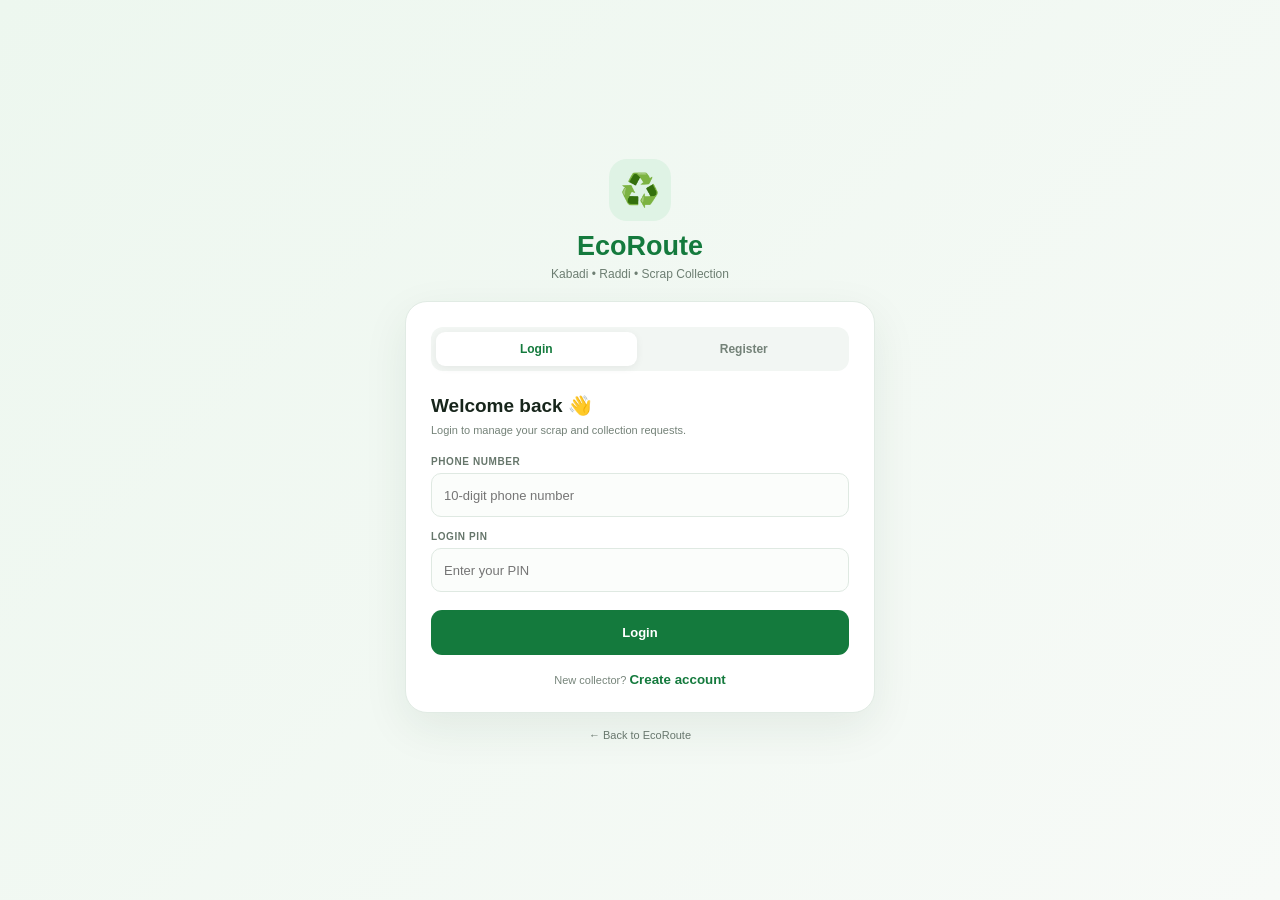
<file: kabadiwala-login.html>
<!DOCTYPE html>
<html lang="en">
<head>

    <meta charset="UTF-8">

    <meta name="viewport"
          content="width=device-width, initial-scale=1.0">

    <title>EcoRoute — Kabadi & Scrap Login</title>

    <style>

        * {
            box-sizing: border-box;
            margin: 0;
            padding: 0;
        }

        body {

            min-height: 100vh;

            font-family:
                Arial,
                Helvetica,
                sans-serif;

            background:
                linear-gradient(
                    135deg,
                    #edf7ef,
                    #f7faf7
                );

            display: flex;

            align-items: center;

            justify-content: center;

            padding: 20px;

            color: #17251b;

        }

        .container {

            width: 100%;

            max-width: 470px;

        }

        .brand {

            text-align: center;

            margin-bottom: 20px;

        }

        .brand-icon {

            width: 62px;

            height: 62px;

            margin: 0 auto 10px;

            border-radius: 18px;

            background: #dff3e5;

            display: flex;

            align-items: center;

            justify-content: center;

            font-size: 32px;

        }

        .brand h1 {

            font-size: 27px;

            color: #147a3d;

            margin-bottom: 5px;

        }

        .brand p {

            font-size: 12px;

            color: #6d7e72;

        }

        .card {

            background: white;

            border: 1px solid #e1ebe4;

            border-radius: 22px;

            padding: 25px;

            box-shadow:
                0 15px 45px
                rgba(25,70,40,.08);

        }

        .tabs {

            display: grid;

            grid-template-columns: 1fr 1fr;

            gap: 7px;

            background: #f2f6f3;

            padding: 5px;

            border-radius: 12px;

            margin-bottom: 23px;

        }

        .tab {

            border: none;

            background: transparent;

            padding: 10px;

            border-radius: 9px;

            font-size: 12px;

            font-weight: 700;

            cursor: pointer;

            color: #748278;

        }

        .tab.active {

            background: white;

            color: #147a3d;

            box-shadow:
                0 2px 8px
                rgba(0,0,0,.06);

        }

        .form-title {

            font-size: 19px;

            margin-bottom: 5px;

        }

        .form-sub {

            font-size: 11px;

            color: #748278;

            margin-bottom: 18px;

            line-height: 1.5;

        }

        .field {

            margin-bottom: 14px;

        }

        label {

            display: block;

            font-size: 10px;

            font-weight: 700;

            color: #66766b;

            text-transform: uppercase;

            letter-spacing: .6px;

            margin-bottom: 6px;

        }

        input,
        select {

            width: 100%;

            height: 44px;

            border: 1px solid #dfe9e2;

            border-radius: 10px;

            padding: 0 12px;

            outline: none;

            font-size: 13px;

            color: #1c2c21;

            background: #fbfdfb;

        }

        input:focus,
        select:focus {

            border-color: #1b8245;

            box-shadow:
                0 0 0 3px
                rgba(27,130,69,.08);

        }

        .role-grid {

            display: grid;

            grid-template-columns:
                repeat(3, 1fr);

            gap: 8px;

        }

        .role-option {

            border: 1px solid #dfe9e2;

            border-radius: 11px;

            padding: 11px 7px;

            text-align: center;

            cursor: pointer;

            background: #fbfdfb;

            transition: .15s;

        }

        .role-option:hover {

            border-color: #a8cfb5;

        }

        .role-option.selected {

            border-color: #1b8245;

            background: #eaf7ee;

        }

        .role-option .emoji {

            font-size: 22px;

            margin-bottom: 5px;

        }

        .role-option .name {

            font-size: 9px;

            line-height: 1.3;

            font-weight: 700;

            color: #536359;

        }

        .role-option.selected .name {

            color: #147a3d;

        }

        .btn {

            width: 100%;

            height: 45px;

            border: none;

            border-radius: 11px;

            background: #147a3d;

            color: white;

            font-size: 13px;

            font-weight: 700;

            cursor: pointer;

            margin-top: 4px;

        }

        .btn:hover {

            background: #0f6933;

        }

        .btn:disabled {

            opacity: .55;

            cursor: not-allowed;

        }

        .switch-text {

            text-align: center;

            font-size: 11px;

            color: #77857b;

            margin-top: 17px;

        }

        .switch-text button {

            border: none;

            background: transparent;

            color: #147a3d;

            font-weight: 700;

            cursor: pointer;

        }

        .notice {

            padding: 11px 12px;

            border-radius: 10px;

            margin-bottom: 14px;

            font-size: 11px;

            line-height: 1.5;

            display: none;

        }

        .notice.show {

            display: block;

        }

        .notice.error {

            background: #fff0f0;

            color: #c62828;

            border: 1px solid #ffd5d5;

        }

        .notice.success {

            background: #edf9f1;

            color: #17723b;

            border: 1px solid #cfead8;

        }

        .notice.warning {

            background: #fff8e9;

            color: #9a6500;

            border: 1px solid #f5dfaa;

        }

        .hidden {

            display: none !important;

        }

        .back-link {

            display: block;

            text-align: center;

            margin-top: 16px;

            font-size: 11px;

            color: #68776d;

            text-decoration: none;

        }

        .back-link:hover {

            color: #147a3d;

        }

        @media(max-width:430px) {

            .card {

                padding: 19px;

            }

            .role-grid {

                grid-template-columns: 1fr;

            }

        }

    </style>

</head>


<body>

<div class="container">

    <div class="brand">

        <div class="brand-icon">
            ♻️
        </div>

        <h1>
            EcoRoute
        </h1>

        <p>
            Kabadi • Raddi • Scrap Collection
        </p>

    </div>


    <div class="card">

        <div class="tabs">

            <button
                class="tab active"
                id="loginTab"
                onclick="showLogin()">

                Login

            </button>

            <button
                class="tab"
                id="registerTab"
                onclick="showRegister()">

                Register

            </button>

        </div>


        <div
            id="notice"
            class="notice">
        </div>


        <!-- =================================================
             LOGIN
        ================================================== -->

        <div id="loginForm">

            <h2 class="form-title">
                Welcome back 👋
            </h2>

            <p class="form-sub">
                Login to manage your scrap and collection requests.
            </p>


            <div class="field">

                <label>
                    Phone Number
                </label>

                <input
                    type="tel"
                    id="loginPhone"
                    maxlength="10"
                    placeholder="10-digit phone number">

            </div>


            <div class="field">

                <label>
                    Login PIN
                </label>

                <input
                    type="password"
                    id="loginPin"
                    maxlength="6"
                    placeholder="Enter your PIN">

            </div>


            <button
                class="btn"
                id="loginBtn"
                onclick="loginKabadiwala()">

                Login

            </button>


            <div class="switch-text">

                New collector?

                <button onclick="showRegister()">
                    Create account
                </button>

            </div>

        </div>


        <!-- =================================================
             REGISTER
        ================================================== -->

        <div
            id="registerForm"
            class="hidden">

            <h2 class="form-title">
                Join EcoRoute ♻️
            </h2>

            <p class="form-sub">
                Register as a Kabadiwala, Raddi Wala, Scrap Dealer or E-Waste Collector.
                Your account will be verified by the admin.
            </p>


            <!-- ROLE -->

            <div class="field">

                <label>
                    Collection Type
                </label>

                <div class="role-grid">

                    <div
                        class="role-option selected"
                        data-role="kabadiwala"
                        onclick="selectRole(this)">

                        <div class="emoji">
                            🛒
                        </div>

                        <div class="name">
                            Kabadiwala /
                            Raddi Wala
                        </div>

                    </div>


                    <div
                        class="role-option"
                        data-role="scrap"
                        onclick="selectRole(this)">

                        <div class="emoji">
                            ♻️
                        </div>

                        <div class="name">
                            Scrap
                            Dealer
                        </div>

                    </div>


                    <div
                        class="role-option"
                        data-role="ewaste"
                        onclick="selectRole(this)">

                        <div class="emoji">
                            🔋
                        </div>

                        <div class="name">
                            E-Waste
                            Collector
                        </div>

                    </div>

                </div>

            </div>


            <div class="field">

                <label>
                    Full Name
                </label>

                <input
                    type="text"
                    id="regName"
                    placeholder="Enter full name">

            </div>


            <div class="field">

                <label>
                    Phone Number
                </label>

                <input
                    type="tel"
                    id="regPhone"
                    maxlength="10"
                    placeholder="10-digit phone number">

            </div>


            <div class="field">

                <label>
                    Area / City
                </label>

                <input
                    type="text"
                    id="regArea"
                    placeholder="e.g. Pathankot">

            </div>


            <div class="field">

                <label>
                    ID Type
                </label>

                <select id="regIdType">

                    <option value="">
                        Select ID type
                    </option>

                    <option value="Aadhaar">
                        Aadhaar
                    </option>

                    <option value="Driving License">
                        Driving License
                    </option>

                    <option value="PAN">
                        PAN Card
                    </option>

                    <option value="Voter ID">
                        Voter ID
                    </option>

                    <option value="Business ID">
                        Business ID
                    </option>

                </select>

            </div>


            <div class="field">

                <label>
                    Experience
                </label>

                <input
                    type="number"
                    id="regExperience"
                    min="0"
                    max="60"
                    placeholder="Years of experience">

            </div>


            <div class="field">

                <label>
                    Create Login PIN
                </label>

                <input
                    type="password"
                    id="regPin"
                    maxlength="6"
                    placeholder="4–6 digit PIN">

            </div>


            <div class="field">

                <label>
                    Confirm PIN
                </label>

                <input
                    type="password"
                    id="regPinConfirm"
                    maxlength="6"
                    placeholder="Re-enter PIN">

            </div>


            <button
                class="btn"
                id="registerBtn"
                onclick="registerKabadiwala()">

                Register

            </button>


            <div class="switch-text">

                Already registered?

                <button onclick="showLogin()">
                    Login
                </button>

            </div>

        </div>

    </div>


    <a
        href="index.html"
        class="back-link">

        ← Back to EcoRoute

    </a>

</div>


<script>

/* ============================================================
   FIREBASE
============================================================ */

const FIREBASE_DB_URL =
    "https://ecoroute-a871a-default-rtdb.firebaseio.com";


/* ============================================================
   CURRENT ROLE
============================================================ */

let selectedRole =
    "kabadiwala";


/* ============================================================
   PAGE SWITCH
============================================================ */

function showLogin() {

    document
        .getElementById("loginForm")
        .classList
        .remove("hidden");

    document
        .getElementById("registerForm")
        .classList
        .add("hidden");


    document
        .getElementById("loginTab")
        .classList
        .add("active");

    document
        .getElementById("registerTab")
        .classList
        .remove("active");


    clearNotice();

}


function showRegister() {

    document
        .getElementById("loginForm")
        .classList
        .add("hidden");

    document
        .getElementById("registerForm")
        .classList
        .remove("hidden");


    document
        .getElementById("loginTab")
        .classList
        .remove("active");

    document
        .getElementById("registerTab")
        .classList
        .add("active");


    clearNotice();

}


/* ============================================================
   ROLE SELECT
============================================================ */

function selectRole(element) {

    document
        .querySelectorAll(".role-option")
        .forEach(function (item) {

            item.classList.remove(
                "selected"
            );

        });


    element.classList.add(
        "selected"
    );


    selectedRole =
        element.dataset.role;

}


/* ============================================================
   NOTICE
============================================================ */

function showNotice(
    message,
    type
) {

    const notice =
        document.getElementById(
            "notice"
        );


    notice.textContent =
        message;


    notice.className =
        "notice show " +
        (type || "error");

}


function clearNotice() {

    const notice =
        document.getElementById(
            "notice"
        );


    notice.textContent =
        "";


    notice.className =
        "notice";

}


/* ============================================================
   FIREBASE GET
============================================================ */

async function firebaseGet(path) {

    const response =
        await fetch(
            FIREBASE_DB_URL +
            "/" +
            path +
            ".json"
        );


    if (!response.ok) {

        throw new Error(
            "Firebase connection failed"
        );

    }


    return await response.json();

}


/* ============================================================
   FIREBASE PUT
============================================================ */

async function firebasePut(
    path,
    data
) {

    const response =
        await fetch(
            FIREBASE_DB_URL +
            "/" +
            path +
            ".json",
            {

                method: "PUT",

                headers: {

                    "Content-Type":
                        "application/json"

                },

                body:
                    JSON.stringify(data)

            }
        );


    if (!response.ok) {

        throw new Error(
            "Firebase write failed"
        );

    }


    return await response.json();

}


/* ============================================================
   GENERATE ID
============================================================ */

function generateId() {

    return (
        "KBW-" +
        Date.now() +
        "-" +
        Math.random()
            .toString(36)
            .substring(2, 7)
            .toUpperCase()
    );

}


/* ============================================================
   ROLE LABEL
============================================================ */

function getRoleLabel(role) {

    if (role === "scrap") {

        return "Scrap Dealer";

    }


    if (role === "ewaste") {

        return "E-Waste Collector";

    }


    return "Kabadiwala / Raddi Wala";

}


/* ============================================================
   REGISTER
============================================================ */

async function registerKabadiwala() {

    clearNotice();


    const name =
        document
            .getElementById("regName")
            .value
            .trim();


    const phone =
        document
            .getElementById("regPhone")
            .value
            .trim();


    const area =
        document
            .getElementById("regArea")
            .value
            .trim();


    const idType =
        document
            .getElementById("regIdType")
            .value;


    const experience =
        document
            .getElementById("regExperience")
            .value;


    const pin =
        document
            .getElementById("regPin")
            .value
            .trim();


    const pinConfirm =
        document
            .getElementById("regPinConfirm")
            .value
            .trim();


    /* VALIDATION */

    if (
        !name ||
        !phone ||
        !area ||
        !idType ||
        !pin
    ) {

        showNotice(
            "Please fill all required fields.",
            "error"
        );

        return;

    }


    if (
        !/^\d{10}$/.test(phone)
    ) {

        showNotice(
            "Enter a valid 10-digit phone number.",
            "error"
        );

        return;

    }


    if (
        !/^\d{4,6}$/.test(pin)
    ) {

        showNotice(
            "PIN must contain 4 to 6 digits.",
            "error"
        );

        return;

    }


    if (
        pin !== pinConfirm
    ) {

        showNotice(
            "PIN and confirm PIN do not match.",
            "error"
        );

        return;

    }


    const button =
        document.getElementById(
            "registerBtn"
        );


    button.disabled = true;

    button.textContent =
        "Registering...";


    try {

        const existing =
            await firebaseGet(
                "kabadiwalas"
            );


        const records =
            existing || {};


        const duplicate =
            Object.values(records)
                .find(function (item) {

                    return (
                        item &&
                        String(
                            item.phone || ""
                        ) === phone
                    );

                });


        if (duplicate) {

            showNotice(
                "This phone number is already registered. Please login.",
                "warning"
            );

            button.disabled = false;

            button.textContent =
                "Register";

            return;

        }


        const id =
            generateId();


        /*
         * IMPORTANT:
         *
         * These existing fields are preserved
         * because admin already reads them.
         */

        const payload = {

            name:
                name,

            phone:
                phone,

            area:
                area,

            idType:
                idType,

            experienceYears:
                Number(
                    experience || 0
                ),

            status:
                "pending",

            registeredAt:
                new Date()
                    .toISOString(),


            /*
             * NEW FIELDS
             */

            collectorType:
                selectedRole,

            collectorTypeLabel:
                getRoleLabel(
                    selectedRole
                ),

            loginPin:
                pin,

            active:
                true

        };


        await firebasePut(
            "kabadiwalas/" + id,
            payload
        );


        /*
         * Save temporary registration
         */

        sessionStorage.setItem(
            "eco_kabadi_pending_id",
            id
        );


        showNotice(
            "Registration successful. Wait for admin verification before login.",
            "success"
        );


        document
            .getElementById("regName")
            .value = "";


        document
            .getElementById("regPhone")
            .value = "";


        document
            .getElementById("regArea")
            .value = "";


        document
            .getElementById("regExperience")
            .value = "";


        document
            .getElementById("regPin")
            .value = "";


        document
            .getElementById("regPinConfirm")
            .value = "";


        setTimeout(
            showLogin,
            1600
        );


    } catch (error) {

        console.error(
            error
        );


        showNotice(
            "Could not register. Check Firebase connection.",
            "error"
        );

    }


    button.disabled = false;

    button.textContent =
        "Register";

}


/* ============================================================
   LOGIN
============================================================ */

async function loginKabadiwala() {

    clearNotice();


    const phone =
        document
            .getElementById("loginPhone")
            .value
            .trim();


    const pin =
        document
            .getElementById("loginPin")
            .value
            .trim();


    if (
        !/^\d{10}$/.test(phone)
    ) {

        showNotice(
            "Enter a valid 10-digit phone number.",
            "error"
        );

        return;

    }


    if (
        !pin
    ) {

        showNotice(
            "Enter your login PIN.",
            "error"
        );

        return;

    }


    const button =
        document.getElementById(
            "loginBtn"
        );


    button.disabled = true;

    button.textContent =
        "Checking...";


    try {

        const data =
            await firebaseGet(
                "kabadiwalas"
            );


        const records =
            data || {};


        const match =
            Object.entries(records)
                .map(
                    ([id, value]) => ({
                        id,
                        ...value
                    })
                )
                .find(function (item) {

                    return (
                        String(
                            item.phone || ""
                        ) === phone
                    );

                });


        if (!match) {

            showNotice(
                "No account found with this phone number.",
                "error"
            );

            return;

        }


        /*
         * ADMIN VERIFICATION
         */

        if (
            match.status !==
            "verified"
        ) {

            if (
                match.status ===
                "rejected"
            ) {

                showNotice(
                    "Your registration was rejected by admin.",
                    "error"
                );

            } else {

                showNotice(
                    "Your account is still pending admin verification.",
                    "warning"
                );

            }

            return;

        }


        /*
         * PIN CHECK
         */

        if (
            String(
                match.loginPin || ""
            ) !== pin
        ) {

            showNotice(
                "Incorrect PIN.",
                "error"
            );

            return;

        }


        /*
         * SESSION
         *
         * FIX: these keys must match what kabadi-guard.js and
         * kabadiwala.html actually read:
         *   - guard checks sessionStorage.getItem('eco_role')
         *   - panel reads sessionStorage.getItem('eco_kabadiwala')
         * Previously this wrote 'eco_kabadi_role' / 'eco_kabadi_user',
         * which the guard/panel never looked for — causing an
         * immediate bounce back to this login page after a
         * successful login.
         */

        const sessionData = {

            id:
                match.id,

            name:
                match.name || "Collector",

            phone:
                match.phone || "",

            area:
                match.area || "",

            status:
                match.status,

            collectorType:
                match.collectorType ||
                "kabadiwala",

            collectorTypeLabel:
                match.collectorTypeLabel ||
                "Kabadiwala / Raddi Wala"

        };


        sessionStorage.setItem(
            "eco_role",
            "kabadiwala"
        );


        sessionStorage.setItem(
            "eco_kabadiwala",
            JSON.stringify(
                sessionData
            )
        );


        window.location.href =
            "kabadiwala.html";


    } catch (error) {

        console.error(
            error
        );


        showNotice(
            "Could not connect to Firebase.",
            "error"
        );

    }


    button.disabled = false;

    button.textContent =
        "Login";

}


/* ============================================================
   ENTER KEY
============================================================ */

document.addEventListener(
    "keydown",
    function (event) {

        if (
            event.key !==
            "Enter"
        ) {

            return;

        }


        const loginVisible =
            !document
                .getElementById(
                    "loginForm"
                )
                .classList
                .contains("hidden");


        if (loginVisible) {

            loginKabadiwala();

        } else {

            registerKabadiwala();

        }

    }
);

</script>

</body>

</html>
</file>
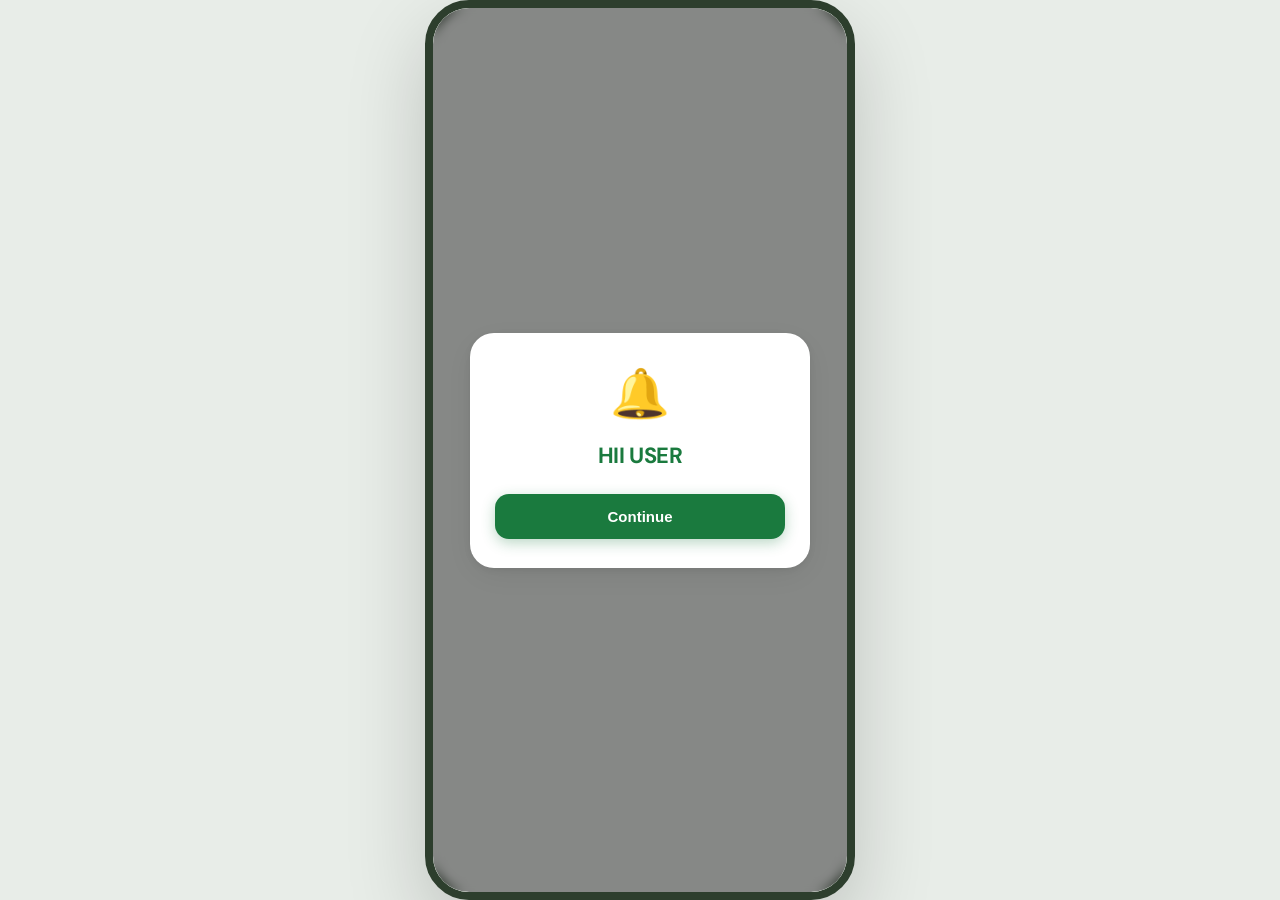
<file: notification.html>
<!DOCTYPE html>
<html lang="en">
<head>
<meta charset="utf-8"/>
<meta name="viewport" content="width=device-width,initial-scale=1,viewport-fit=cover"/>
<title>EcoRoute — Notification</title>
<link rel="preconnect" href="https://fonts.googleapis.com"/>
<link rel="preconnect" href="https://fonts.gstatic.com" crossorigin/>
<link href="https://fonts.googleapis.com/css2?family=DM+Sans:wght@400;500;600;700&display=swap" rel="stylesheet"/>
<style>
*{box-sizing:border-box;margin:0;padding:0;-webkit-tap-highlight-color:transparent}
:root{
  --bg:#f4f7f4;--surface:#ffffff;--surface2:#f0f5f0;
  --text:#111a11;--muted:#6b7f6b;--muted2:#9cad9c;
  --green:#1a7a3e;--green2:#22a355;--greenLight:#e8f5ee;--greenMid:#c2e0cd;
  --radius:18px;--shadow:0 1px 3px rgba(0,0,0,.07),0 4px 16px rgba(0,0,0,.05);
  --shadowMd:0 2px 8px rgba(0,0,0,.08),0 8px 32px rgba(0,0,0,.07);
}
html,body{height:100%;background:#e8ede8;overflow:hidden;font-family:'DM Sans',sans-serif;color:var(--text)}
.shell{width:100%;max-width:430px;height:100vh;height:100dvh;margin:0 auto;position:relative;background:var(--bg);overflow:hidden;display:flex;flex-direction:column;justify-content:center;align-items:center;}
@media(min-width:500px){
  body{display:flex;align-items:center;justify-content:center;min-height:100vh}
  .shell{border-radius:44px;box-shadow:0 32px 80px rgba(0,0,0,.18);border:8px solid #2d3e2d}
}
/* OVERLAY BACKGROUND */
.overlay{position:absolute;inset:0;background:rgba(0,0,0,.45);z-index:10;display:flex;align-items:center;justify-content:center;backdrop-filter:blur(6px);opacity:0;transition:opacity 0.4s ease}
.overlay.show{opacity:1}
/* NOTIFICATION POPUP CARD */
.popup-card{background:var(--surface);width:85%;max-width:340px;border-radius:24px;padding:28px 24px;box-shadow:var(--shadowMd);border:1px solid rgba(255,255,255,0.7);text-align:center;transform:scale(0.85);opacity:0;transition:transform 0.4s cubic-bezier(0.34, 1.56, 0.64, 1), opacity 0.4s ease;z-index:20}
.overlay.show .popup-card{transform:scale(1);opacity:1}
.popup-icon{font-size:48px;margin-bottom:16px;animation:float 3s ease-in-out infinite}
@keyframes float {
  0%, 100% { transform: translateY(0); }
  50% { transform: translateY(-8px); }
}
.popup-title{font-size:22px;font-weight:700;color:var(--green);margin-bottom:24px;letter-spacing:-0.4px}
/* BUTTON */
.popup-btn{width:100%;padding:14px;border-radius:14px;border:none;background:var(--green);color:#fff;font-size:15px;font-weight:700;cursor:pointer;box-shadow:0 4px 14px rgba(26,122,62,.3);transition:transform .15s, background-color 0.2s}
.popup-btn:active{transform:scale(.98)}
.popup-btn:hover{background:var(--green2)}
@keyframes sprinkleFall {
  0% { transform: translate3d(0, 0, 0) rotate(0deg); opacity: 1; }
  100% { transform: translate3d(var(--tx), var(--ty), 0) rotate(var(--rot)); opacity: 0; }
}
.sprinkle {
  position: absolute;
  pointer-events: none;
  z-index: 200;
  animation: sprinkleFall 1.2s cubic-bezier(0.1, 0.8, 0.3, 1) forwards;
}
</style>
</head>
<body>
  
<div class="shell">
  <!-- BACKGROUND SIMULATED SCREEN -->
  <div style="opacity:0.3; text-align:center; padding:20px;">
    <div style="font-size:40px; margin-bottom:10px;">🌿</div>
    <h2 style="font-size:18px; margin-bottom:6px;">EcoRoute Smart Waste</h2>
    <p style="font-size:12px; color:var(--muted)">Background application view</p>
  </div>
  <!-- POPUP OVERLAY -->
  <div class="overlay" id="popupOverlay">
    <div class="popup-card">
      <div class="popup-icon">🔔</div>
      <h2 class="popup-title">HII USER</h2>
      <button class="popup-btn" onclick="dismissNotification()">Continue</button>
    </div>
  </div>
</div>
<script>
window.addEventListener('load', () => {
  // Animate the popup entry on load
  setTimeout(() => {
    document.getElementById('popupOverlay').classList.add('show');
    createSprinkles();
  }, 300);
});
function dismissNotification() {
  const overlay = document.getElementById('popupOverlay');
  overlay.classList.remove('show');
  
  // After dismiss animation, redirect to index.html
  setTimeout(() => {
    window.location.href = 'index.html';
  }, 400);
}
function createSprinkles() {
  const container = document.getElementById('popupOverlay');
  if (!container) return;
  const colors = ['#1a7a3e', '#22a355', '#e8f5ee', '#c2e0cd', '#d97706', '#dc2626', '#2563eb', '#ffeb3b', '#e91e63'];
  const numSprinkles = 60;
  for (let i = 0; i < numSprinkles; i++) {
    const sprinkle = document.createElement('div');
    sprinkle.className = 'sprinkle';
    const size = Math.random() * 8 + 6;
    sprinkle.style.width = `${size}px`;
    sprinkle.style.height = `${Math.random() > 0.5 ? size : size / 2}px`;
    sprinkle.style.borderRadius = Math.random() > 0.5 ? '50%' : '3px';
    sprinkle.style.backgroundColor = colors[Math.floor(Math.random() * colors.length)];
    sprinkle.style.left = '50%';
    sprinkle.style.top = '50%';
    const angle = Math.random() * Math.PI * 2;
    const distance = Math.random() * 200 + 80;
    const tx = Math.cos(angle) * distance;
    const ty = Math.sin(angle) * distance + 100;
    const rot = (Math.random() - 0.5) * 720;
    sprinkle.style.setProperty('--tx', `${tx}px`);
    sprinkle.style.setProperty('--ty', `${ty}px`);
    sprinkle.style.setProperty('--rot', `${rot}deg`);
    sprinkle.style.animationDelay = `${Math.random() * 0.2}s`;
    container.appendChild(sprinkle);
    setTimeout(() => { sprinkle.remove(); }, 1500);
  }
}
</script>
</body>
</html>
</file>
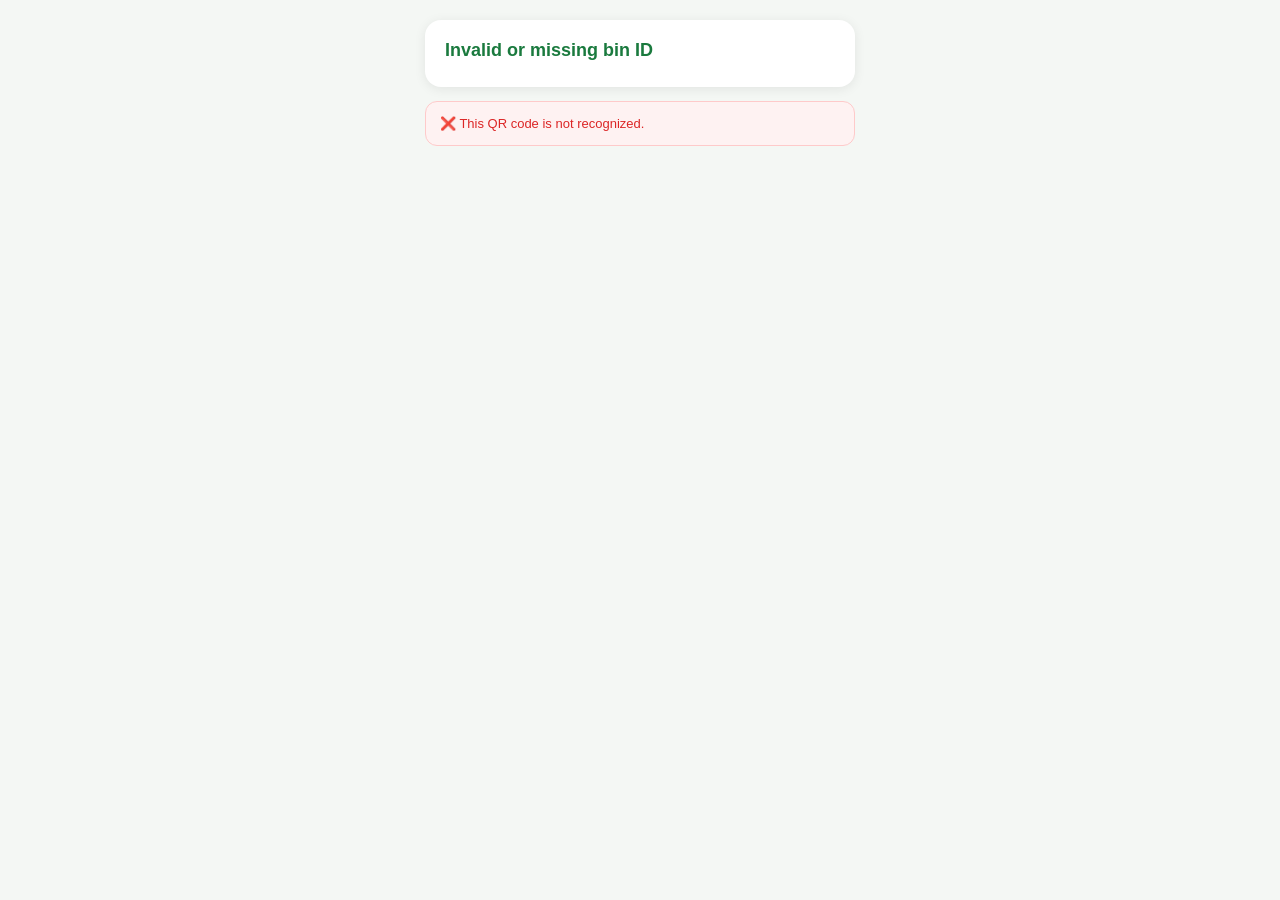
<file: request.html>
<!DOCTYPE html>
<html lang="en">
<head>
<meta charset="utf-8"/>
<meta name="viewport" content="width=device-width,initial-scale=1"/>
<title>EcoRoute — Kabadiwala Request</title>
<style>
  body{font-family:'DM Sans',sans-serif;background:#f4f7f4;padding:20px;max-width:430px;margin:0 auto;}
  .card{background:#fff;border-radius:16px;padding:20px;box-shadow:0 2px 12px rgba(0,0,0,.08);margin-bottom:14px;}
  .bin-tag{font-weight:700;color:#1a7a3e;font-size:18px;}
  .status{font-size:13px;color:#6b7f6b;margin-top:6px;}
  .verify-box{padding:14px;border-radius:12px;margin:12px 0;font-size:13px;}
  .verify-ok{background:#e8f5ee;color:#1a7a3e;border:1px solid #c2e0cd;}
  .verify-fail{background:#fef2f2;color:#dc2626;border:1px solid #fecaca;}
  .verify-loading{background:#f0f5f0;color:#6b7f6b;}
  input,textarea{width:100%;padding:11px;border-radius:10px;border:1.5px solid #e6ede9;margin-bottom:10px;font-family:inherit;}
  button{width:100%;padding:14px;border-radius:14px;border:none;background:#1a7a3e;color:#fff;font-weight:700;font-size:15px;cursor:pointer;}
  button:disabled{background:#9cad9c;cursor:not-allowed;}
</style>
</head>
<body>

<div class="card">
  <div class="bin-tag" id="binLabel">Loading bin info…</div>
  <div class="status" id="binArea"></div>
</div>

<div class="verify-box verify-loading" id="verifyBox">
  📍 Checking your location…
</div>

<div class="card" id="formCard" style="display:none">
  <label style="font-size:12px;color:#6b7f6b;">What are you giving? (scrap/bhangar)</label>
  <select id="itemType" style="width:100%;padding:11px;border-radius:10px;margin:8px 0 12px;">
    <option value="Recyclable">Recyclable (plastic/paper/metal)</option>
    <option value="E-Waste">E-Waste (phones/wires/appliances)</option>
    <option value="General">General Scrap</option>
  </select>
  <textarea id="desc" placeholder="Describe items (e.g. old newspapers, 2 plastic chairs)"></textarea>
  <input type="tel" id="phone" placeholder="10-digit phone number"/>
  <button id="submitBtn" onclick="submitKabadiRequest()">Request Kabadiwala</button>
</div>

<div class="card" id="successCard" style="display:none;text-align:center">
  <div style="font-size:40px;">✅</div>
  <div style="font-weight:700;color:#1a7a3e;margin:8px 0;">Request Sent!</div>
  <div style="font-size:13px;color:#6b7f6b;" id="trackId"></div>
</div>

<script>
const FIREBASE_DB_URL = 'https://ecoroute-a871a-default-rtdb.firebaseio.com';

// Same BINS data as index.html — keep in sync
const BINS = [
  {id:'BIN-001',name:'Pathankot Bus Stand',area:'Bus Stand',lat:32.2748,lng:75.6520},
  {id:'BIN-002',name:'Railway Station',area:'Railway Station',lat:32.2684,lng:75.6443},
  {id:'BIN-003',name:'Dalhousie Road Market',area:'Dalhousie Road',lat:32.2810,lng:75.6478},
  {id:'BIN-004',name:'Chakki Bank',area:'Chakki Bank',lat:32.2612,lng:75.6571},
  {id:'BIN-005',name:'Mamun Road',area:'Mamun',lat:32.2890,lng:75.6340},
  {id:'BIN-006',name:'Civil Lines Market',area:'Civil Lines',lat:32.2762,lng:75.6598},
  {id:'BIN-007',name:'Shahpur Kandi Road',area:'Shahpur Kandi',lat:32.2530,lng:75.6420},
  {id:'BIN-008',name:'Mirthal Chowk',area:'Mirthal',lat:32.3050,lng:75.6250},
  {id:'BIN-009',name:'Sujanpur Road',area:'Sujanpur',lat:32.2680,lng:75.6670},
  {id:'BIN-010',name:'Dunera Chowk',area:'Dunera',lat:32.2920,lng:75.6600},
  {id:'BIN-011',name:'Pathankot Fort',area:'Fort',lat:32.2720,lng:75.6380},
  {id:'BIN-012',name:'Nurpur Road Junction',area:'Nurpur Road',lat:32.2600,lng:75.6490},
];

const params = new URLSearchParams(window.location.search);
const binId = params.get('bin');
const bin = BINS.find(b => b.id === binId);

let userLat = null, userLng = null, distanceMeters = null, isVerified = false;
const MAX_DISTANCE_METERS = 150; // adjust as needed — GPS accuracy margin

if (!bin) {
  document.getElementById('binLabel').textContent = 'Invalid or missing bin ID';
  document.getElementById('verifyBox').className = 'verify-box verify-fail';
  document.getElementById('verifyBox').textContent = '❌ This QR code is not recognized.';
} else {
  document.getElementById('binLabel').textContent = '📍 ' + bin.name;
  document.getElementById('binArea').textContent = bin.area + ' · ' + bin.id;
  verifyLocation();
}

function haversineDistance(lat1, lng1, lat2, lng2) {
  const R = 6371000; // meters
  const toRad = d => d * Math.PI / 180;
  const dLat = toRad(lat2 - lat1);
  const dLng = toRad(lng2 - lng1);
  const a = Math.sin(dLat/2)**2 + Math.cos(toRad(lat1))*Math.cos(toRad(lat2))*Math.sin(dLng/2)**2;
  return R * 2 * Math.atan2(Math.sqrt(a), Math.sqrt(1-a));
}

function verifyLocation() {
  if (!navigator.geolocation) {
    showVerifyFail('Geolocation not supported on this device.');
    return;
  }
  navigator.geolocation.getCurrentPosition(
    pos => {
      userLat = pos.coords.latitude;
      userLng = pos.coords.longitude;
      distanceMeters = Math.round(haversineDistance(userLat, userLng, bin.lat, bin.lng));

      if (distanceMeters <= MAX_DISTANCE_METERS) {
        isVerified = true;
        document.getElementById('verifyBox').className = 'verify-box verify-ok';
        document.getElementById('verifyBox').textContent = '✅ Location verified — you are near ' + bin.name + ' (' + distanceMeters + 'm)';
        document.getElementById('formCard').style.display = 'block';
      } else {
        isVerified = false;
        document.getElementById('verifyBox').className = 'verify-box verify-fail';
        document.getElementById('verifyBox').textContent = '⚠️ You appear ' + distanceMeters + 'm away from this bin. Please scan the QR while standing near it.';
      }
    },
    err => {
      showVerifyFail('Location access denied. Please allow location to continue.');
    },
    { enableHighAccuracy: true, timeout: 10000 }
  );
}

function showVerifyFail(msg) {
  document.getElementById('verifyBox').className = 'verify-box verify-fail';
  document.getElementById('verifyBox').textContent = '❌ ' + msg;
}

async function submitKabadiRequest() {
  const itemType = document.getElementById('itemType').value;
  const desc = document.getElementById('desc').value.trim();
  const phone = document.getElementById('phone').value.trim();

  if (!/^\d{10}$/.test(phone)) { alert('Enter valid 10-digit phone number'); return; }
  if (!isVerified) { alert('Location not verified. Please scan the QR near the bin.'); return; }

  const btn = document.getElementById('submitBtn');
  btn.disabled = true;
  btn.textContent = 'Submitting...';

  const id = 'KB-' + Date.now();
  const payload = {
    binId: bin.id,
    binName: bin.name,
    itemType,
    description: desc,
    phone,
    status: 'pending',
    assignedKabadiwala: null,
    geo: { lat: userLat, lng: userLng, distanceFromBin: distanceMeters, verified: true },
    requestedAt: new Date().toISOString()
  };

  try {
    const res = await fetch(`${FIREBASE_DB_URL}/kabadi_requests/${id}.json`, {
      method: 'PUT',
      headers: {'Content-Type':'application/json'},
      body: JSON.stringify(payload)
    });
    if (!res.ok) throw new Error('write failed');

    document.getElementById('formCard').style.display = 'none';
    document.getElementById('successCard').style.display = 'block';
    document.getElementById('trackId').textContent = 'Tracking ID: ' + id;
  } catch (e) {
    alert('Could not submit. Check connection and try again.');
    btn.disabled = false;
    btn.textContent = 'Request Kabadiwala';
  }
}
</script>
</body>
</html>
</file>
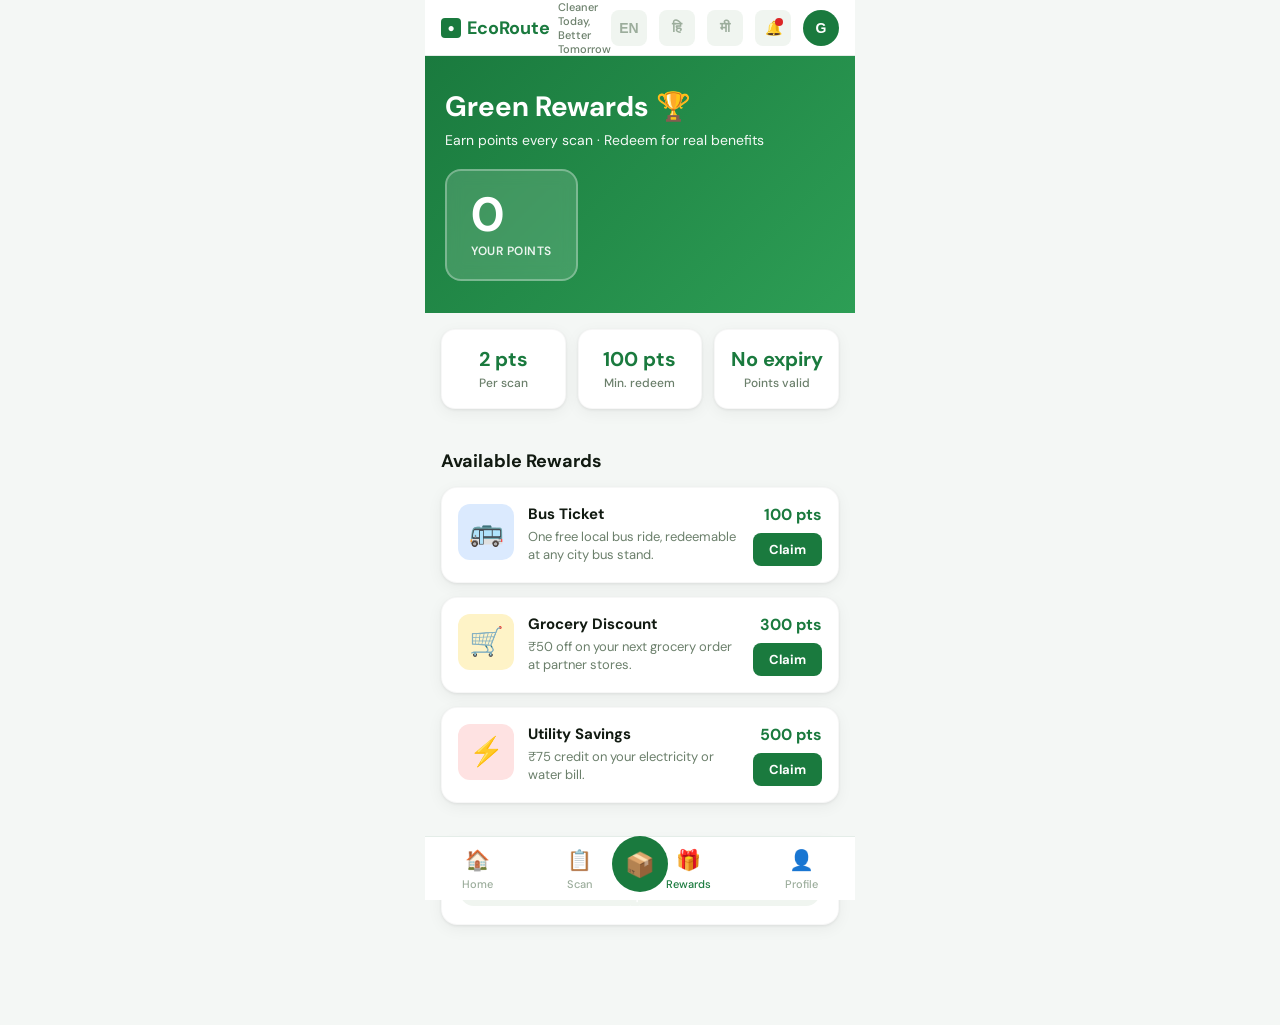
<file: reward.html>
<!DOCTYPE html>
<html lang="en">
<head>
<meta charset="utf-8"/>
<meta name="viewport" content="width=device-width,initial-scale=1,viewport-fit=cover"/>
<title>EcoRoute — Rewards</title>
<link rel="preconnect" href="https://fonts.googleapis.com"/>
<link rel="preconnect" href="https://fonts.gstatic.com" crossorigin/>
<link href="https://fonts.googleapis.com/css2?family=DM+Sans:wght@400;500;600;700&display=swap" rel="stylesheet"/>
<style>
*{box-sizing:border-box;margin:0;padding:0;-webkit-tap-highlight-color:transparent}
:root{
  --bg:#f4f7f5;
  --surface:#ffffff;
  --surface2:#f0f5f0;
  --text:#111a11;
  --muted:#6b7f6b;
  --muted2:#9cad9c;
  --green:#1a7a3e;
  --green2:#22a355;
  --green-light:#e8f5ee;
  --green-mid:#c2e0cd;
  --radius:16px;
  --shadow:0 1px 3px rgba(0,0,0,.07),0 4px 16px rgba(0,0,0,.05);
  --shadowMd:0 2px 8px rgba(0,0,0,.08),0 8px 32px rgba(0,0,0,.07);
  --navH:64px;
  --topH:56px;
}
html,body{min-height:100%;background:var(--bg);font-family:'DM Sans',sans-serif;color:var(--text)}

.shell{
  width:100%;
  max-width:430px;
  min-height:100vh;
  margin:0 auto;
  background:var(--bg);
  display:flex;
  flex-direction:column;
  position:relative;
}

/* TOP HEADER */
.topbar {
  position:sticky;top:0;z-index:50;
  height:var(--topH);
  background:#fff;
  border-bottom:1px solid #e4ede8;
  display:flex;
  align-items:center;
  justify-content:space-between;
  padding:0 16px;
}

.topbar-left {
  display:flex;
  align-items:center;
  gap:8px;
  flex:1;
}

.topbar-logo {
  font-size:18px;
  font-weight:700;
  color:var(--green);
  display:flex;
  align-items:center;
  gap:6px;
}

.topbar-logo-ico {
  width:20px;
  height:20px;
  background:var(--green);
  border-radius:4px;
  display:flex;
  align-items:center;
  justify-content:center;
  color:#fff;
  font-size:12px;
  font-weight:700;
}

.topbar-tagline {
  font-size:11px;
  color:var(--muted);
  font-weight:500;
}

.topbar-right {
  display:flex;
  align-items:center;
  gap:12px;
}

.topbar-btn {
  width:36px;
  height:36px;
  border-radius:8px;
  background:#f0f5f0;
  border:none;
  cursor:pointer;
  display:flex;
  align-items:center;
  justify-content:center;
  color:var(--text);
  font-size:16px;
  transition:all .2s;
  font-size:14px;
  font-weight:600;
  color:var(--muted2);
}

.topbar-btn:hover {
  background:#e0ebe0;
}

.topbar-profile {
  width:36px;
  height:36px;
  border-radius:50%;
  background:var(--green);
  color:#fff;
  border:none;
  cursor:pointer;
  display:flex;
  align-items:center;
  justify-content:center;
  font-weight:700;
  font-size:14px;
  transition:all .2s;
}

.topbar-profile:hover {
  transform:scale(1.05);
}

.topbar-badge {
  width:8px;
  height:8px;
  background:#dc2626;
  border-radius:50%;
  position:absolute;
  top:8px;
  right:8px;
}

/* MAIN CONTENT */
.main-content {
  flex:1;
  padding:0 0 calc(var(--navH) + 20px) 0;
  overflow-y:auto;
}

/* HERO SECTION */
.hero-section {
  background:linear-gradient(135deg, var(--green) 0%, #2d9e55 100%);
  color:#fff;
  padding:32px 20px;
  text-align:left;
}

.hero-title {
  font-size:28px;
  font-weight:700;
  margin-bottom:6px;
  display:flex;
  align-items:center;
  gap:8px;
}

.hero-title-ico {
  font-size:28px;
}

.hero-sub {
  font-size:14px;
  opacity:0.95;
  margin-bottom:20px;
}

.hero-points-box {
  background:rgba(255,255,255,.15);
  border:2px solid rgba(255,255,255,.3);
  border-radius:16px;
  padding:20px 24px;
  display:inline-block;
  backdrop-filter:blur(8px);
}

.hero-points-value {
  font-size:48px;
  font-weight:700;
  line-height:1;
  margin-bottom:4px;
}

.hero-points-label {
  font-size:12px;
  font-weight:600;
  opacity:0.9;
  letter-spacing:0.5px;
}

/* STATS SECTION */
.stats-section {
  display:grid;
  grid-template-columns:1fr 1fr 1fr;
  gap:12px;
  padding:16px 16px;
  background:var(--bg);
}

.stat-card {
  background:var(--surface);
  border-radius:14px;
  padding:16px 12px;
  text-align:center;
  box-shadow:var(--shadow);
  border:1px solid rgba(0,0,0,.03);
}

.stat-value {
  font-size:20px;
  font-weight:700;
  color:var(--green);
  margin-bottom:4px;
}

.stat-label {
  font-size:12px;
  color:var(--muted);
  font-weight:500;
  line-height:1.3;
}

/* SECTION TITLE */
.section-title {
  font-size:18px;
  font-weight:700;
  color:var(--text);
  margin:20px 16px 14px;
  padding-top:4px;
}

/* REWARDS GRID */
.rewards-container {
  padding:0 16px 20px;
  display:flex;
  flex-direction:column;
  gap:14px;
}

.reward-card {
  background:var(--surface);
  border-radius:16px;
  padding:16px;
  box-shadow:var(--shadow);
  border:1px solid rgba(0,0,0,.03);
  display:flex;
  gap:14px;
  align-items:flex-start;
  transition:all .2s;
}

.reward-card:active {
  transform:scale(.98);
}

.reward-ico-wrap {
  width:56px;
  height:56px;
  border-radius:12px;
  background:var(--green-light);
  display:flex;
  align-items:center;
  justify-content:center;
  flex-shrink:0;
  font-size:28px;
}

.reward-card.bus .reward-ico-wrap {
  background:#dbeafe;
}

.reward-card.grocery .reward-ico-wrap {
  background:#fef3c7;
}

.reward-card.utility .reward-ico-wrap {
  background:#fee2e2;
}

.reward-content {
  flex:1;
}

.reward-title {
  font-size:15px;
  font-weight:700;
  color:var(--text);
  margin-bottom:4px;
}

.reward-desc {
  font-size:13px;
  color:var(--muted);
  line-height:1.4;
}

.reward-right {
  display:flex;
  flex-direction:column;
  align-items:flex-end;
  gap:8px;
}

.reward-pts {
  font-size:16px;
  font-weight:700;
  color:var(--green);
}

.claim-btn {
  background:var(--green);
  color:#fff;
  border:none;
  border-radius:8px;
  padding:8px 16px;
  font-size:13px;
  font-weight:700;
  cursor:pointer;
  transition:all .2s;
  font-family:'DM Sans',sans-serif;
}

.claim-btn:hover {
  background:var(--green2);
}

.claim-btn:active {
  transform:scale(.96);
}

.claim-btn:disabled {
  background:var(--muted2);
  cursor:not-allowed;
}

/* DISPOSAL FORM */
.card {
  background:var(--surface);
  border-radius:var(--radius);
  padding:18px;
  box-shadow:var(--shadow);
  margin:16px;
  border:1px solid rgba(0,0,0,.03);
}

.scan-banner {
  background:var(--green-light);
  border:1px solid var(--green-mid);
  border-radius:14px;
  padding:14px 16px;
  margin:16px;
  text-align:center;
}

.scan-banner .bin-id {
  font-weight:700;
  color:var(--green);
  font-size:16px;
}

.scan-banner .sub {
  font-size:12px;
  color:var(--muted);
  margin-top:4px;
}

.no-bin {
  background:#fff4e5;
  border:1px solid #ffd9a0;
  border-radius:14px;
  padding:14px 16px;
  margin:16px;
  text-align:center;
  font-size:13px;
  color:#8a5a00;
}

.waste-grid {
  display:grid;
  grid-template-columns:1fr 1fr;
  gap:10px;
  margin-bottom:14px;
}

.waste-option {
  border:2px solid var(--surface2);
  background:var(--surface2);
  border-radius:14px;
  padding:12px;
  text-align:center;
  cursor:pointer;
  transition:.15s;
}

.waste-option:active {
  transform:scale(.97);
}

.waste-option.selected {
  border-color:var(--green);
  background:var(--green-light);
}

.waste-option .label {
  font-size:12px;
  font-weight:600;
}

.waste-option .pts {
  font-size:10px;
  color:var(--muted);
  margin-top:2px;
}

.btn {
  width:100%;
  padding:14px;
  border-radius:14px;
  border:none;
  background:var(--green);
  color:#fff;
  font-size:15px;
  font-weight:700;
  cursor:pointer;
  box-shadow:0 4px 14px rgba(26,122,62,.3);
  transition:transform .15s, background-color .2s;
  margin-top:14px;
  font-family:'DM Sans',sans-serif;
}

.btn:active {
  transform:scale(.98);
}

.btn:hover {
  background:var(--green2);
}

.btn:disabled {
  background:var(--muted2);
  box-shadow:none;
  cursor:not-allowed;
}

.btn-secondary {
  background:var(--surface2);
  color:var(--green);
  box-shadow:none;
  margin-top:0;
}

.btn-secondary:hover {
  background:var(--green-mid);
}

h2.section-title-small {
  font-size:14px;
  font-weight:700;
  margin-bottom:10px;
  color:var(--text);
}

.confirm-card {
  text-align:center;
  padding:24px 18px;
}

.confirm-icon {
  font-size:44px;
  margin-bottom:10px;
}

.confirm-title {
  font-size:18px;
  font-weight:700;
  color:var(--green);
  margin-bottom:6px;
}

.confirm-sub {
  font-size:13px;
  color:var(--muted);
  margin-bottom:4px;
}

.confirm-pts {
  font-size:22px;
  font-weight:700;
  color:var(--green);
  margin:10px 0;
}

.history-entry {
  border:1px solid var(--surface2);
  border-radius:12px;
  padding:10px 12px;
  margin-bottom:8px;
  background:var(--surface2);
}

.history-entry .bin {
  font-weight:700;
  color:var(--green);
  font-size:13px;
}

.history-entry .type {
  font-size:12px;
  color:var(--text);
}

.history-entry .pts {
  font-size:12px;
  font-weight:600;
  color:var(--green);
}

.history-entry .date {
  font-size:11px;
  color:var(--muted);
  margin-top:2px;
}

.history-summary {
  font-size:14px;
  font-weight:700;
  margin-bottom:10px;
  text-align:center;
  color:var(--green);
}

.hidden {
  display:none;
}

/* BOTTOM NAV */
.bottom-nav {
  position:fixed;
  bottom:0;
  left:0;
  right:0;
  height:var(--navH);
  background:#fff;
  border-top:1px solid #e4ede8;
  display:flex;
  justify-content:space-around;
  align-items:center;
  max-width:430px;
  margin:0 auto;
  z-index:100;
}

.nav-item {
  display:flex;
  flex-direction:column;
  align-items:center;
  gap:4px;
  background:none;
  border:none;
  cursor:pointer;
  color:var(--muted2);
  font-size:12px;
  font-weight:500;
  transition:all .2s;
  padding:8px 0;
  font-family:'DM Sans',sans-serif;
  position:relative;
}

.nav-item.active {
  color:var(--green);
}

.nav-item-ico {
  font-size:20px;
}

.nav-item.request-pickup {
  width:56px;
  height:56px;
  border-radius:50%;
  background:var(--green);
  color:#fff;
  position:absolute;
  bottom:8px;
  display:flex;
  align-items:center;
  justify-content:center;
  font-size:18px;
  font-weight:700;
}

.nav-item.request-pickup .nav-item-ico {
  font-size:24px;
}

.nav-label {
  font-size:11px;
}

@media(max-width:380px) {
  .section-title {
    font-size:16px;
  }
  .hero-title {
    font-size:24px;
  }
}
</style>
</head>
<body>

<div class="shell">
  <!-- TOP HEADER -->
  <div class="topbar">
    <div class="topbar-left">
      <div class="topbar-logo">
        <div class="topbar-logo-ico">●</div>
        EcoRoute
      </div>
      <div class="topbar-tagline">Cleaner Today, Better Tomorrow</div>
    </div>
    <div class="topbar-right">
      <button class="topbar-btn">EN</button>
      <button class="topbar-btn">हि</button>
      <button class="topbar-btn">मी</button>
      <button class="topbar-btn" style="position:relative;">
        🔔
        <div class="topbar-badge"></div>
      </button>
      <button class="topbar-profile">G</button>
    </div>
  </div>

  <!-- MAIN CONTENT -->
  <div class="main-content">
    <!-- HERO SECTION -->
    <div class="hero-section">
      <div class="hero-title">
        <span>Green Rewards</span>
        <span class="hero-title-ico">🏆</span>
      </div>
      <div class="hero-sub">Earn points every scan · Redeem for real benefits</div>
      <div class="hero-points-box">
        <div class="hero-points-value" id="totalPoints">0</div>
        <div class="hero-points-label">YOUR POINTS</div>
      </div>
    </div>

    <!-- STATS SECTION -->
    <div class="stats-section">
      <div class="stat-card">
        <div class="stat-value">2 pts</div>
        <div class="stat-label">Per scan</div>
      </div>
      <div class="stat-card">
        <div class="stat-value">100 pts</div>
        <div class="stat-label">Min. redeem</div>
      </div>
      <div class="stat-card">
        <div class="stat-value">No expiry</div>
        <div class="stat-label">Points valid</div>
      </div>
    </div>

    <!-- AVAILABLE REWARDS TITLE -->
    <div class="section-title">Available Rewards</div>

    <!-- REWARDS CONTAINER -->
    <div class="rewards-container">
      <!-- Bus Ticket Reward -->
      <div class="reward-card bus">
        <div class="reward-ico-wrap">🚌</div>
        <div class="reward-content">
          <div class="reward-title">Bus Ticket</div>
          <div class="reward-desc">One free local bus ride, redeemable at any city bus stand.</div>
        </div>
        <div class="reward-right">
          <div class="reward-pts">100 pts</div>
          <button class="claim-btn">Claim</button>
        </div>
      </div>

      <!-- Grocery Discount Reward -->
      <div class="reward-card grocery">
        <div class="reward-ico-wrap">🛒</div>
        <div class="reward-content">
          <div class="reward-title">Grocery Discount</div>
          <div class="reward-desc">₹50 off on your next grocery order at partner stores.</div>
        </div>
        <div class="reward-right">
          <div class="reward-pts">300 pts</div>
          <button class="claim-btn">Claim</button>
        </div>
      </div>

      <!-- Utility Savings Reward -->
      <div class="reward-card utility">
        <div class="reward-ico-wrap">⚡</div>
        <div class="reward-content">
          <div class="reward-title">Utility Savings</div>
          <div class="reward-desc">₹75 credit on your electricity or water bill.</div>
        </div>
        <div class="reward-right">
          <div class="reward-pts">500 pts</div>
          <button class="claim-btn">Claim</button>
        </div>
      </div>
    </div>

    <!-- DISPOSAL FORM (hidden by default) -->
    <div class="card hidden" id="disposalCard">
      <div id="scanBanner" class="scan-banner hidden">
        <div class="bin-id" id="scannedBinLabel"></div>
        <div class="sub">Bin scanned — select what you disposed</div>
      </div>
      <div id="noBinBanner" class="no-bin hidden">
        No bin scanned. Open this page via a bin's QR code to log a disposal.
      </div>
      <h2 class="section-title-small">What did you dispose?</h2>
      <div class="waste-grid" id="wasteGrid">
        <div class="waste-option" data-type="General" data-pts="5">
          <div class="label">General</div>
          <div class="pts">+5 pts</div>
        </div>
        <div class="waste-option" data-type="Recyclable" data-pts="10">
          <div class="label">Recyclable</div>
          <div class="pts">+10 pts</div>
        </div>
        <div class="waste-option" data-type="Organic" data-pts="8">
          <div class="label">Organic</div>
          <div class="pts">+8 pts</div>
        </div>
        <div class="waste-option" data-type="Hazardous" data-pts="15">
          <div class="label">Hazardous</div>
          <div class="pts">+15 pts</div>
        </div>
      </div>
      <button class="btn" id="logBtn" disabled>Log Disposal</button>
    </div>

    <!-- CONFIRMATION (hidden until logged) -->
    <div class="card confirm-card hidden" id="confirmCard">
      <div class="confirm-icon">✓</div>
      <div class="confirm-title">Disposal Logged!</div>
      <div class="confirm-sub" id="confirmBinType"></div>
      <div class="confirm-pts" id="confirmPts"></div>
      <div class="confirm-sub" id="confirmTime"></div>
    </div>

    <!-- HISTORY -->
    <div class="card hidden" id="historyCard">
      <button class="btn btn-secondary" id="viewHistoryBtn">View My History</button>
      <div id="historyList" class="hidden" style="margin-top:14px;">
        <div class="history-summary" id="totalPointsSummary"></div>
        <div id="historyEntries"></div>
      </div>
    </div>
  </div>

  <!-- BOTTOM NAVIGATION -->
  <div class="bottom-nav">
    <button class="nav-item" onclick="navigateTo('home')">
      <div class="nav-item-ico">🏠</div>
      <div class="nav-label">Home</div>
    </button>
    <button class="nav-item" onclick="navigateTo('scan')">
      <div class="nav-item-ico">📋</div>
      <div class="nav-label">Scan</div>
    </button>
    <button class="nav-item request-pickup" onclick="navigateTo('pickup')">
      <div class="nav-item-ico">📦</div>
      <div class="nav-label" style="position:absolute;bottom:-24px;font-size:10px;">Request<br/>Pickup</div>
    </button>
    <button class="nav-item active" onclick="navigateTo('rewards')">
      <div class="nav-item-ico">🎁</div>
      <div class="nav-label">Rewards</div>
    </button>
    <button class="nav-item" onclick="navigateTo('profile')">
      <div class="nav-item-ico">👤</div>
      <div class="nav-label">Profile</div>
    </button>
  </div>
</div>

<script>
// ===== Firebase =====
const firebaseHost = "https://ecoroute-a871a-default-rtdb.firebaseio.com";

// ===== Device ID =====
function getDeviceId() {
  let id = localStorage.getItem('ecoroute_device_id');
  if (!id) {
    id = 'DEV-' + Date.now() + '-' + Math.random().toString(36).substring(2, 9);
    localStorage.setItem('ecoroute_device_id', id);
  }
  return id;
}
const currentDeviceId = getDeviceId();

// ===== Load points from storage =====
function loadPoints() {
  const st = loadState();
  const points = st.points !== undefined ? st.points : 0;
  document.getElementById('totalPoints').textContent = points.toLocaleString();
}

function loadState() {
  try { return JSON.parse(localStorage.getItem('qc_state_v1') || '{}'); } catch(e) { return {}; }
}

loadPoints();

// ===== Detect ?bin= from URL =====
const params = new URLSearchParams(window.location.search);
const scannedBinId = params.get('bin');

if (scannedBinId) {
  document.getElementById('disposalCard').classList.remove('hidden');
  document.getElementById('scanBanner').classList.remove('hidden');
  document.getElementById('scannedBinLabel').textContent = 'Scanned at ' + scannedBinId;
} else {
  document.getElementById('historyCard').classList.remove('hidden');
}

// ===== Waste type selection =====
let selectedType = null;
let selectedPts = 0;
const wasteOptions = document.querySelectorAll('.waste-option');
const logBtn = document.getElementById('logBtn');

wasteOptions.forEach(opt => {
  opt.addEventListener('click', () => {
    wasteOptions.forEach(o => o.classList.remove('selected'));
    opt.classList.add('selected');
    selectedType = opt.dataset.type;
    selectedPts = parseInt(opt.dataset.pts, 10);
    logBtn.disabled = !scannedBinId;
  });
});

// ===== Log disposal to Firebase =====
logBtn.addEventListener('click', async () => {
  if (!scannedBinId || !selectedType) return;
  logBtn.disabled = true;
  logBtn.textContent = 'Logging...';

  const disposalData = {
    binId: scannedBinId,
    type: selectedType,
    pts: selectedPts,
    ts: Date.now(),
    deviceId: currentDeviceId
  };

  try {
    await fetch(`${firebaseHost}/disposals.json`, {
      method: 'POST',
      headers: { 'Content-Type': 'application/json' },
      body: JSON.stringify(disposalData)
    });

    document.getElementById('disposalCard').classList.add('hidden');
    const confirmCard = document.getElementById('confirmCard');
    confirmCard.classList.remove('hidden');
    document.getElementById('confirmBinType').textContent =
      `You disposed: ${selectedType} at ${scannedBinId}`;
    document.getElementById('confirmPts').textContent = `+${selectedPts} points earned`;
    document.getElementById('confirmTime').textContent =
      'Logged at ' + new Date(disposalData.ts).toLocaleString('en-IN', {
        day: '2-digit', month: 'short', year: 'numeric', hour: '2-digit', minute: '2-digit'
      });
  } catch (err) {
    console.error(err);
    logBtn.disabled = false;
    logBtn.textContent = 'Log Disposal';
    alert('Could not log disposal. Please check your connection and try again.');
  }
});

// ===== History =====
document.getElementById('viewHistoryBtn').addEventListener('click', loadHistory);

async function loadHistory() {
  const historyList = document.getElementById('historyList');
  const entriesDiv = document.getElementById('historyEntries');
  const summaryEl = document.getElementById('totalPointsSummary');

  historyList.classList.remove('hidden');
  entriesDiv.innerHTML = 'Loading...';

  try {
    const res = await fetch(`${firebaseHost}/disposals.json`);
    const data = await res.json();

    if (!data) {
      entriesDiv.innerHTML = '<p style="text-align:center;color:var(--muted);font-size:13px;">No history yet — scan a bin to get started!</p>';
      summaryEl.textContent = '';
      return;
    }

    const myEntries = Object.values(data)
      .filter(entry => entry.deviceId === currentDeviceId)
      .sort((a, b) => b.ts - a.ts);

    if (myEntries.length === 0) {
      entriesDiv.innerHTML = '<p style="text-align:center;color:var(--muted);font-size:13px;">No history yet — scan a bin to get started!</p>';
      summaryEl.textContent = '';
      return;
    }

    const totalPoints = myEntries.reduce((sum, e) => sum + (e.pts || 0), 0);
    summaryEl.textContent = `Total points earned: ${totalPoints}`;

    entriesDiv.innerHTML = myEntries.map(entry => {
      const date = new Date(entry.ts).toLocaleString('en-IN', {
        day: '2-digit', month: 'short', year: 'numeric', hour: '2-digit', minute: '2-digit'
      });
      return `
        <div class="history-entry">
          <span class="bin">${entry.binId}</span> — <span class="type">${entry.type}</span> <span class="pts">(+${entry.pts} pts)</span>
          <div class="date">${date}</div>
        </div>
      `;
    }).join('');
  } catch (err) {
    entriesDiv.innerHTML = '<p style="text-align:center;color:var(--muted);font-size:13px;">Could not load history.</p>';
    console.error(err);
  }
}

// ===== Navigation =====
function navigateTo(page) {
  console.log('Navigate to:', page);
  // Update active state
  document.querySelectorAll('.nav-item').forEach(btn => btn.classList.remove('active'));
  event.target.closest('.nav-item').classList.add('active');
  // You can add page routing logic here
}

// Listen for storage changes to update points
window.addEventListener('storage', () => {
  loadPoints();
});
</script>
</body>
</html>
</file>
